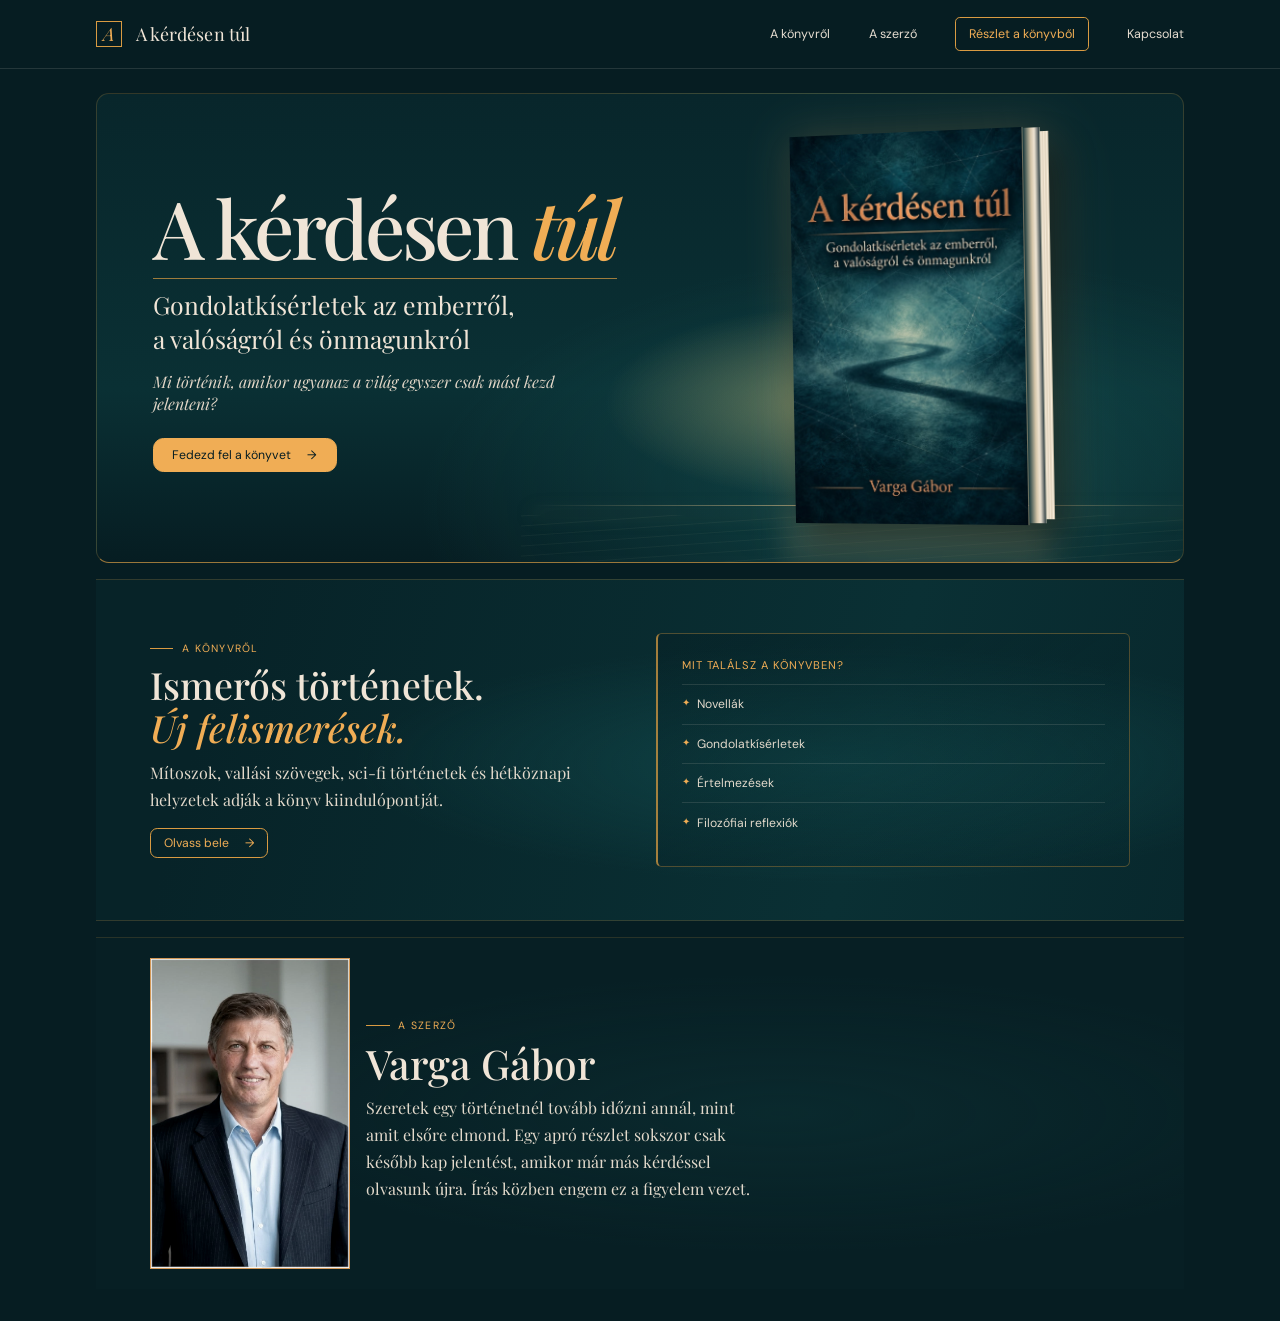
<file: index.html>
<!DOCTYPE html>
<html lang="hu">
  <head>
    <meta charset="UTF-8" />
    <meta name="viewport" content="width=device-width, initial-scale=1.0" />
    <meta
      name="description"
      content="A kérdésen túl – Varga Gábor gondolatkísérletei az emberről, a valóságról és önmagunkról."
    />
    <meta name="theme-color" content="#062126" />
    <title>A kérdésen túl – Varga Gábor</title>
    <link rel="stylesheet" href="styles.css" />
    <script src="app.js" defer></script>
  </head>
  <body class="home-page">
    <header class="site-header">
      <div class="site-header-inner">
        <a class="wordmark" href="#kezdo" aria-label="A kérdésen túl – kezdőlap">
          <span class="wordmark-mark" aria-hidden="true">A</span>
          <span>A kérdésen túl</span>
        </a>
        <button
          class="menu-toggle"
          type="button"
          aria-expanded="false"
          aria-controls="primary-navigation"
          aria-label="Navigáció megnyitása"
        >
          <span></span>
          <span></span>
        </button>
        <nav class="navigation" id="primary-navigation" aria-label="Fő navigáció">
          <a href="#konyv">A könyvről</a>
          <a href="#szerzo">A szerző</a>
          <a class="nav-cta" href="reszlet.html">Részlet a könyvből</a>
          <a href="kapcsolat.html">Kapcsolat</a>
        </nav>
      </div>
    </header>

    <main>
      <section class="hero" id="kezdo" aria-labelledby="hero-title">
        <div class="hero-copy">
          <h1 id="hero-title">A kérdésen <em>túl</em></h1>
          <p class="hero-subtitle">
            Gondolatkísérletek az emberről,<br />
            a valóságról és önmagunkról
          </p>
          <p class="hero-question">
            Mi történik, amikor ugyanaz a világ egyszer csak mást kezd jelenteni?
          </p>
          <a class="button" href="#konyv">
            Fedezd fel a könyvet <span aria-hidden="true">→</span>
          </a>
        </div>
        <div class="hero-art" aria-label="A kérdésen túl című könyv">
          <div class="book-mockup">
            <span class="book-pages" aria-hidden="true"></span>
            <img
              class="book-cover"
              src="images/borito.png"
              alt="A kérdésen túl könyv borítója, Varga Gábor nevével"
              fetchpriority="high"
            />
            <span class="book-spine" aria-hidden="true"></span>
          </div>
        </div>
      </section>

      <section class="book-section" id="konyv" aria-labelledby="book-title">
        <div class="section-inner">
          <div class="section-copy">
            <p class="eyebrow"><span></span> A könyvről</p>
            <h2 id="book-title">Ismerős történetek.<br /><em>Új felismerések.</em></h2>
            <p>
              Mítoszok, vallási szövegek, sci-fi történetek és hétköznapi
              helyzetek adják a könyv kiindulópontját.
            </p>
            <a class="button" href="reszlet.html">
              Olvass bele <span aria-hidden="true">→</span>
            </a>
          </div>
          <aside class="book-art" aria-labelledby="book-highlights-title">
            <h3 class="book-highlights-title" id="book-highlights-title">
              Mit találsz a könyvben?
            </h3>
            <ul class="book-highlights" aria-label="A könyv tartalmi elemei">
              <li>Novellák</li>
              <li>Gondolatkísérletek</li>
              <li>Értelmezések</li>
              <li>Filozófiai reflexiók</li>
            </ul>
          </aside>
        </div>
      </section>

      <section class="author-section" id="szerzo" aria-labelledby="author-title">
        <div class="author-inner">
          <img
            class="author-photo"
            src="images/fenykep.png"
            alt="Varga Gábor szerző portréja"
            width="697"
            height="1088"
            loading="lazy"
          />
          <div class="author-copy">
            <p class="eyebrow"><span></span> A szerző</p>
            <h2 id="author-title">Varga Gábor</h2>
            <p>
              Szeretek egy történetnél tovább időzni annál, mint amit elsőre
              elmond. Egy apró részlet sokszor csak később kap jelentést, amikor
              már más kérdéssel olvasunk újra. Írás közben engem ez a figyelem
              vezet.
            </p>
          </div>
        </div>
      </section>
    </main>
  </body>
</html>
</file>
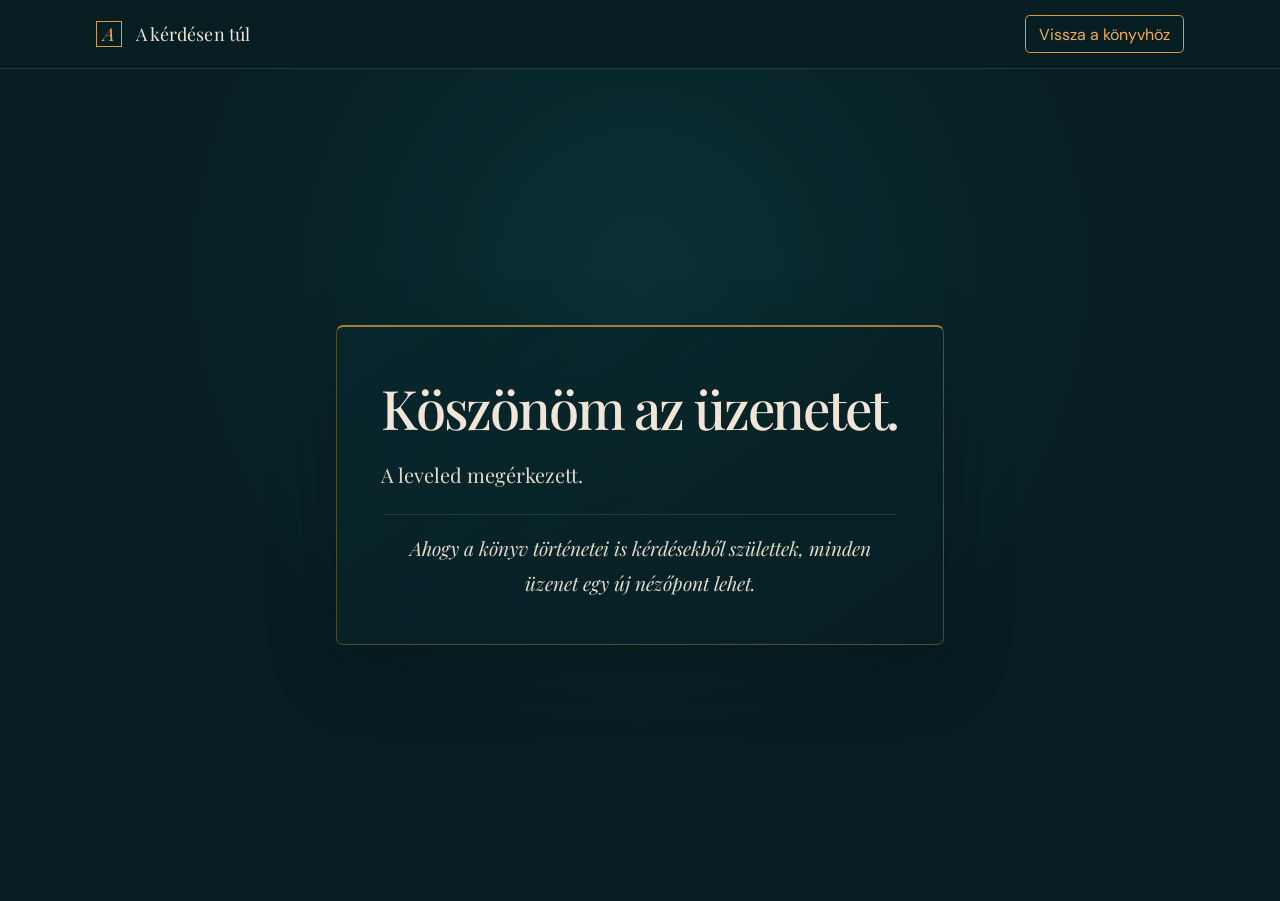
<file: kapcsolat-koszonjuk.html>
<!DOCTYPE html>
<html lang="hu">
  <head>
    <meta charset="UTF-8" />
    <meta name="viewport" content="width=device-width, initial-scale=1.0" />
    <meta name="theme-color" content="#062126" />
    <title>Köszönöm az üzenetet – A kérdésen túl</title>
    <link rel="stylesheet" href="styles.css" />
  </head>
  <body>
    <header class="site-header">
      <div class="site-header-inner">
        <a
          class="wordmark"
          href="index.html#kezdo"
          aria-label="A kérdésen túl – kezdőlap"
        >
          <span class="wordmark-mark" aria-hidden="true">A</span>
          <span>A kérdésen túl</span>
        </a>
        <a class="nav-cta" href="index.html">Vissza a könyvhöz</a>
      </div>
    </header>

    <main class="contact-page">
      <section class="contact-card thank-you-card" aria-labelledby="thanks-title">
        <h1 id="thanks-title">Köszönöm az üzenetet.</h1>
        <p class="contact-intro">
          A leveled megérkezett.
        </p>
        <p class="contact-closing">
          Ahogy a könyv történetei is kérdésekből születtek, minden üzenet egy új
          nézőpont lehet.
        </p>
      </section>
    </main>
  </body>
</html>
</file>
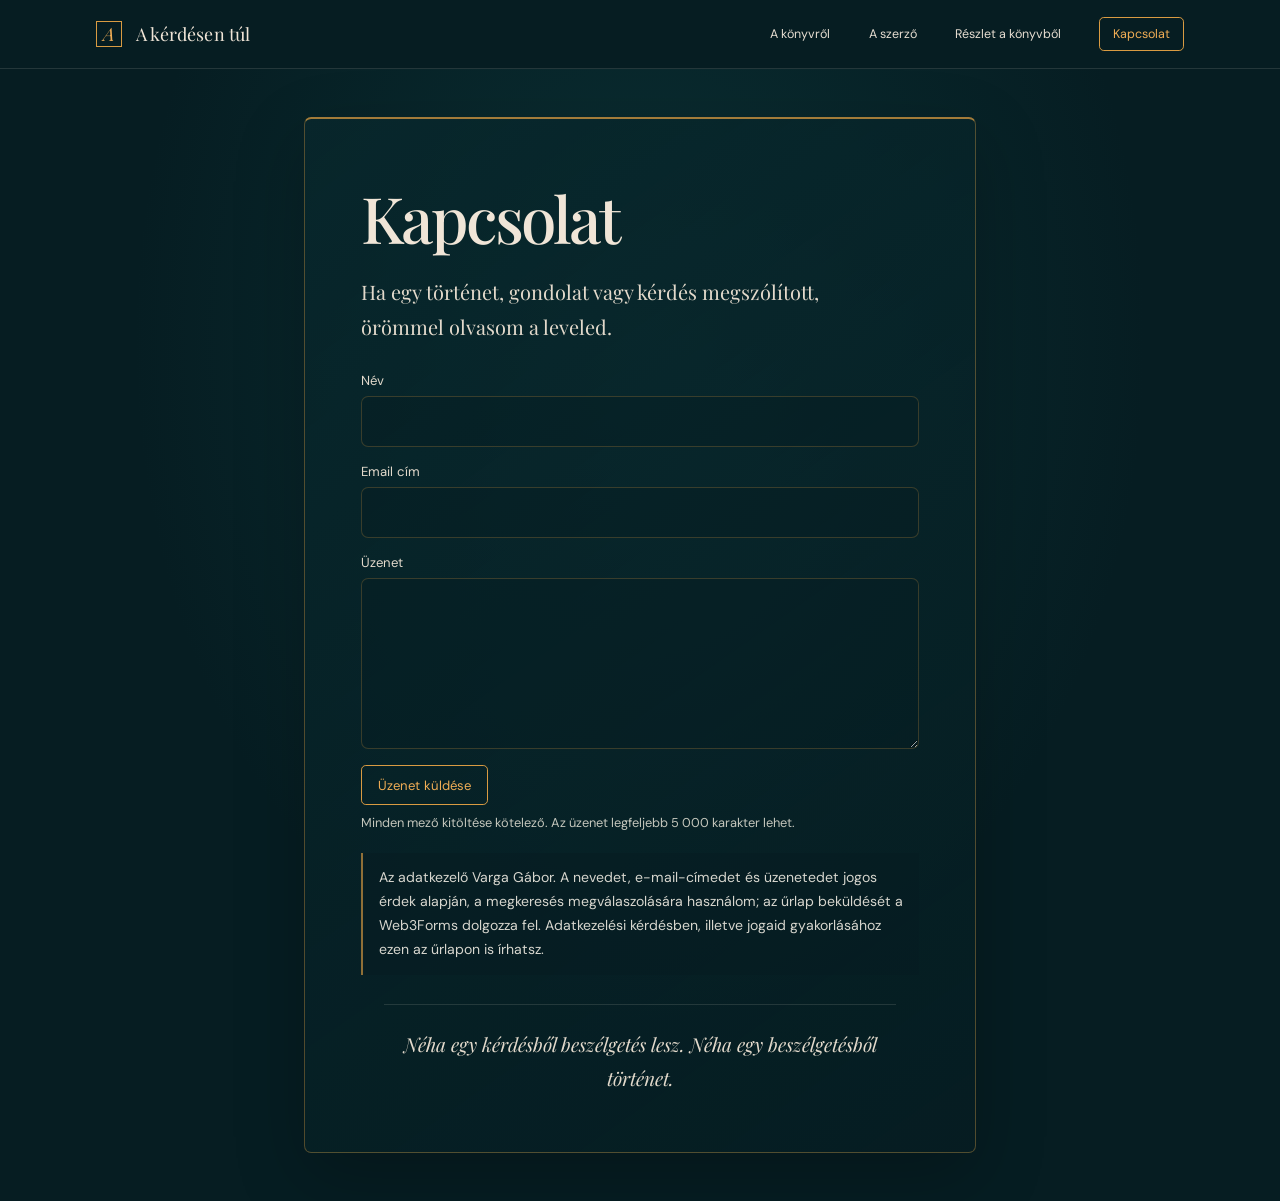
<file: kapcsolat.html>
<!DOCTYPE html>
<html lang="hu">
  <head>
    <meta charset="UTF-8" />
    <meta name="viewport" content="width=device-width, initial-scale=1.0" />
    <meta
      name="description"
      content="Kapcsolat Varga Gáborral, A kérdésen túl szerzőjével."
    />
    <meta name="theme-color" content="#062126" />
    <title>Kapcsolat – A kérdésen túl</title>
    <link rel="stylesheet" href="styles.css" />
    <script src="app.js" defer></script>
  </head>
  <body>
    <header class="site-header">
      <div class="site-header-inner">
        <a
          class="wordmark"
          href="index.html#kezdo"
          aria-label="A kérdésen túl – kezdőlap"
        >
          <span class="wordmark-mark" aria-hidden="true">A</span>
          <span>A kérdésen túl</span>
        </a>
        <button
          class="menu-toggle"
          type="button"
          aria-expanded="false"
          aria-controls="primary-navigation"
          aria-label="Navigáció megnyitása"
        >
          <span></span>
          <span></span>
        </button>
        <nav class="navigation" id="primary-navigation" aria-label="Fő navigáció">
          <a href="index.html#konyv">A könyvről</a>
          <a href="index.html#szerzo">A szerző</a>
          <a href="reszlet.html">Részlet a könyvből</a>
          <a class="nav-cta" href="kapcsolat.html" aria-current="page">Kapcsolat</a>
        </nav>
      </div>
    </header>

    <main class="contact-page">
      <section class="contact-card" aria-labelledby="contact-title">
        <h1 id="contact-title">Kapcsolat</h1>
        <p class="contact-intro">
          Ha egy történet, gondolat vagy kérdés megszólított, örömmel olvasom a
          leveled.
        </p>

        <form
          class="contact-form"
          method="POST"
          action="https://api.web3forms.com/submit"
        >
          <input
            type="hidden"
            name="access_key"
            value="7c162796-d454-43b9-b7ea-c2bcc5933e63"
          />
          <input
            type="hidden"
            name="redirect"
            value="https://zenace-prog.github.io/a-kerdesen-tul/kapcsolat-koszonjuk.html"
          />
          <input type="hidden" name="subject" value="Új üzenet – A kérdésen túl" />
          <input type="hidden" name="from_name" value="A kérdésen túl weboldal" />
          <!-- A Web3Forms ezt a rejtett mezőt használja a kéretlen beküldések szűrésére. -->
          <div class="visually-hidden" aria-hidden="true">
            <label>
              Ezt a mezőt hagyd üresen:
              <input name="botcheck" tabindex="-1" autocomplete="off" />
            </label>
          </div>
          <div class="form-field">
            <label for="contact-name">Név</label>
            <input
              id="contact-name"
              name="name"
              type="text"
              autocomplete="name"
              maxlength="100"
              required
            />
          </div>
          <div class="form-field">
            <label for="contact-sender-email">Email cím</label>
            <input
              id="contact-sender-email"
              name="email"
              type="email"
              autocomplete="email"
              maxlength="254"
              required
            />
          </div>
          <div class="form-field">
            <label for="contact-message">Üzenet</label>
            <textarea
              id="contact-message"
              name="message"
              rows="6"
              maxlength="5000"
              required
            ></textarea>
          </div>
          <button class="contact-submit" type="submit">Üzenet küldése</button>
          <p class="form-note">
            Minden mező kitöltése kötelező. Az üzenet legfeljebb 5 000 karakter
            lehet.
          </p>
          <p class="form-note form-note-privacy">
            Az adatkezelő Varga Gábor. A nevedet, e-mail-címedet és üzenetedet
            jogos érdek alapján, a megkeresés megválaszolására használom; az
            űrlap beküldését a Web3Forms dolgozza fel. Adatkezelési kérdésben,
            illetve jogaid gyakorlásához ezen az űrlapon is írhatsz.
          </p>
        </form>

        <p class="contact-closing">
          Néha egy kérdésből beszélgetés lesz. Néha egy beszélgetésből történet.
        </p>
      </section>
    </main>
  </body>
</html>
</file>
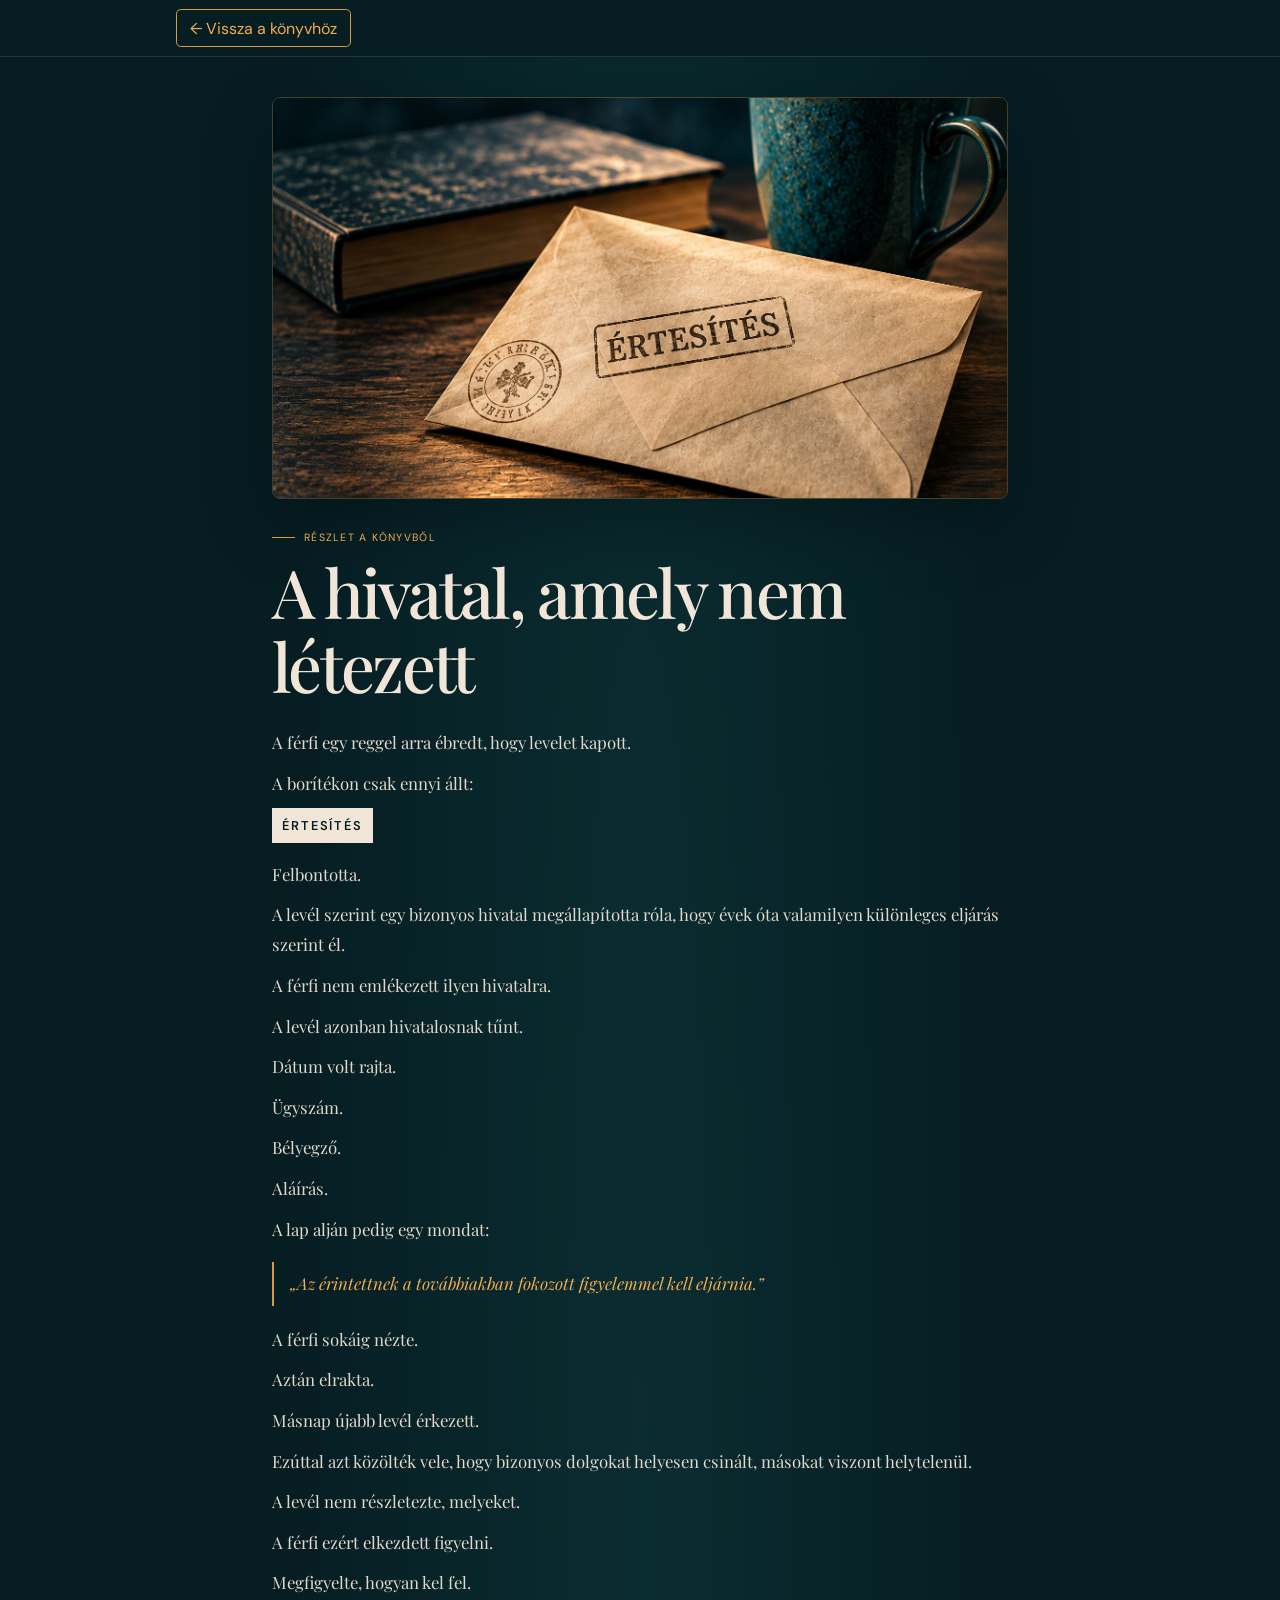
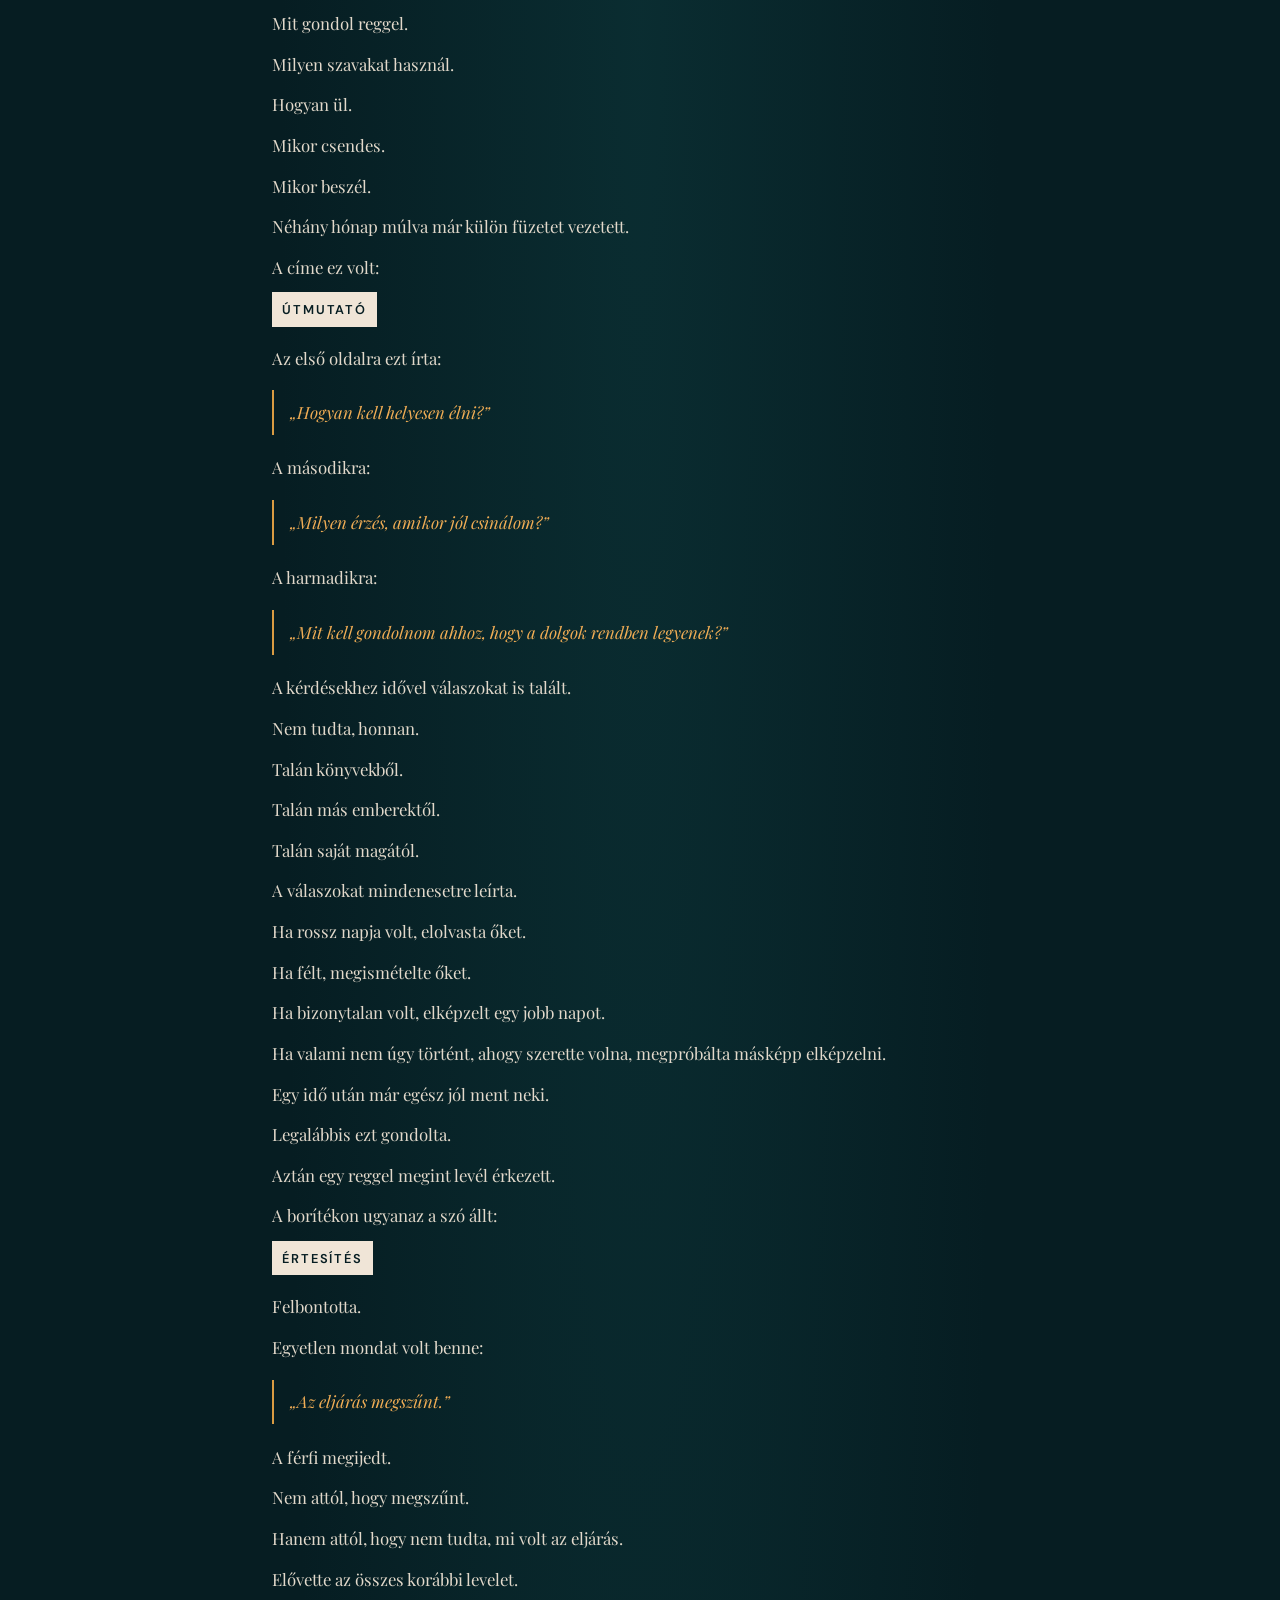
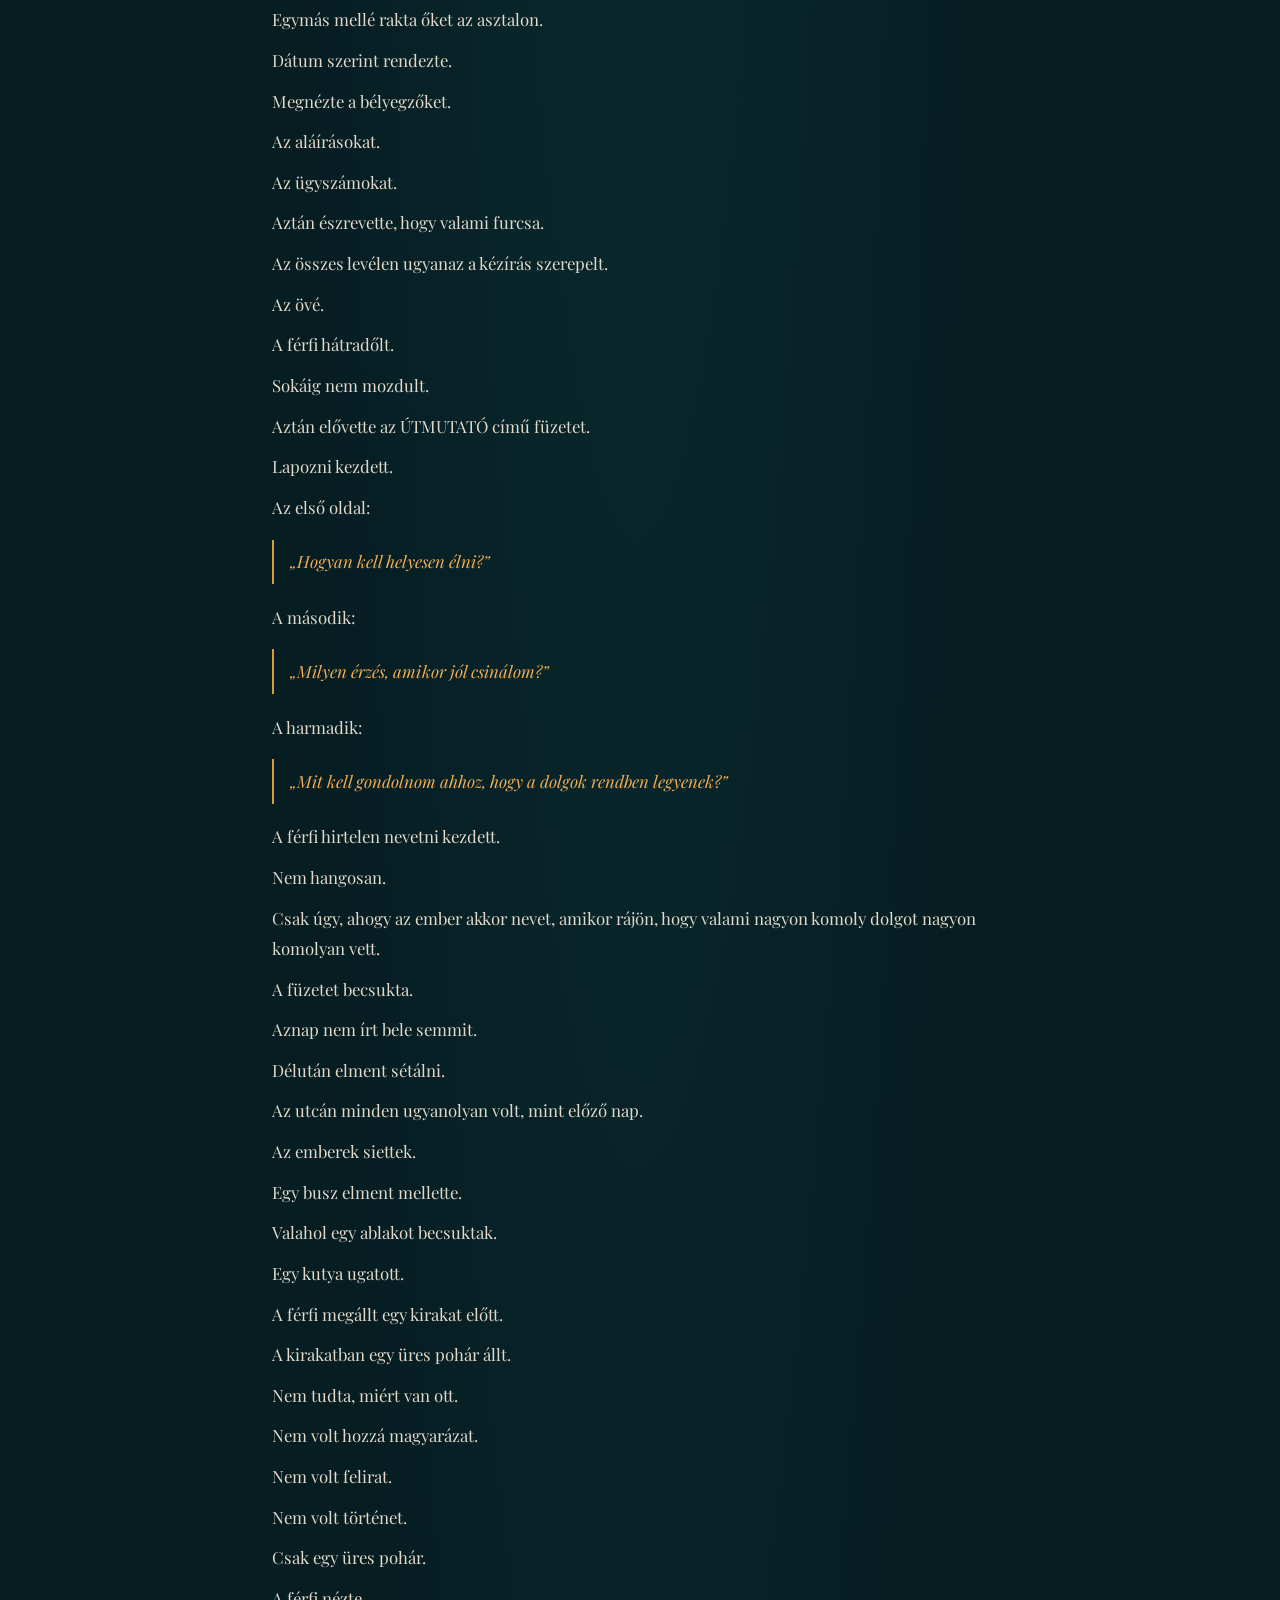
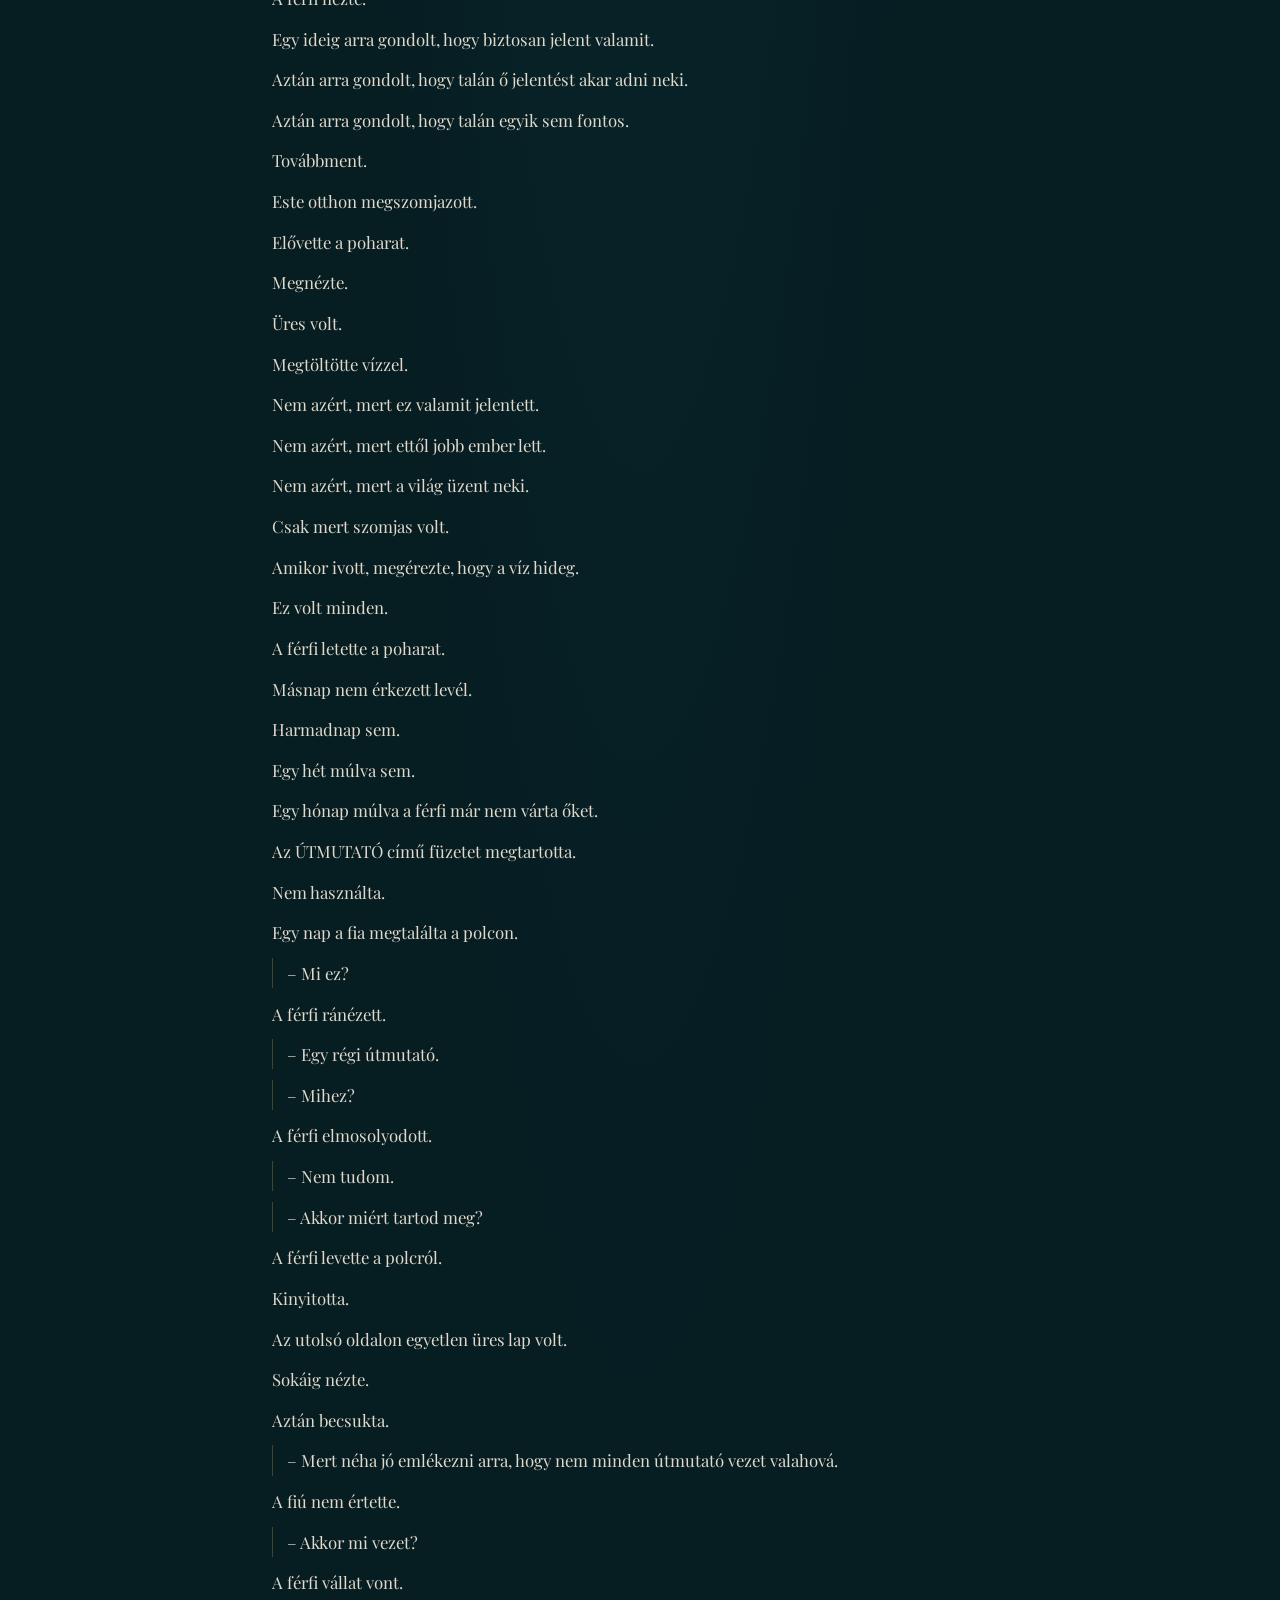
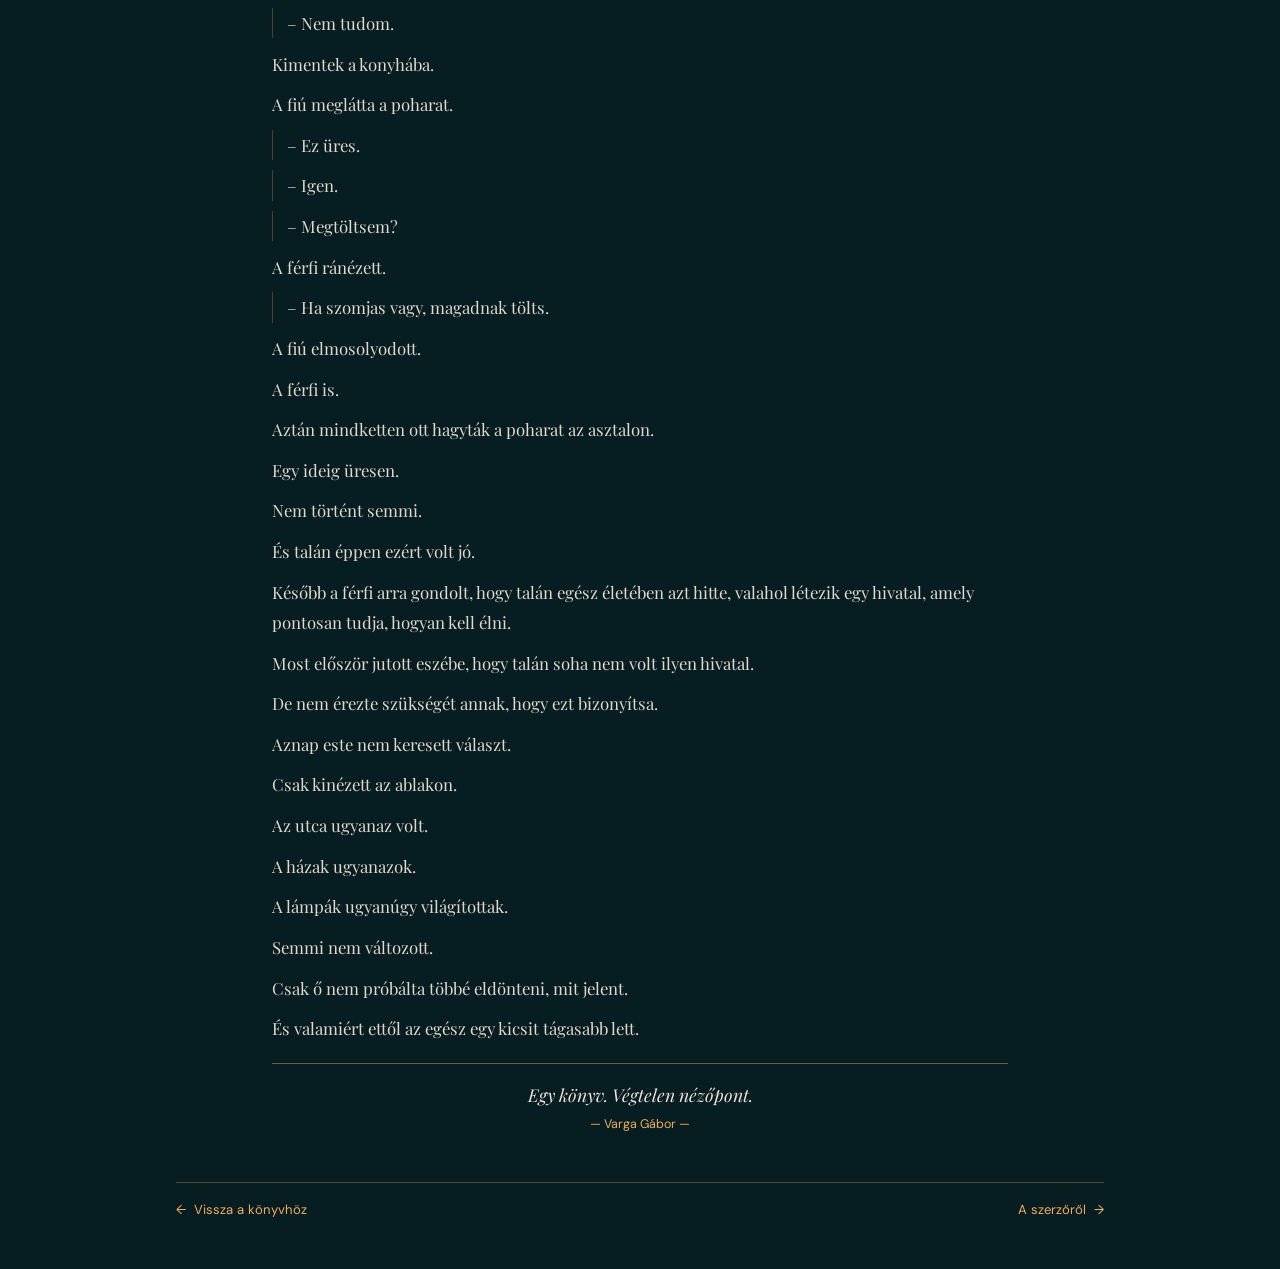
<file: reszlet.html>
<!DOCTYPE html>
<html lang="hu">
  <head>
    <meta charset="UTF-8" />
    <meta name="viewport" content="width=device-width, initial-scale=1.0" />
    <meta
      name="description"
      content="Olvasson bele Varga Gábor A kérdésen túl című könyvébe: A hivatal, amely nem létezett."
    />
    <meta name="theme-color" content="#062126" />
    <title>A hivatal, amely nem l&#233;tezett – A kérdésen túl</title>
    <link rel="stylesheet" href="styles.css" />
  </head>
  <body>
    <header class="site-header excerpt-header">
      <div class="site-header-inner">
        <a class="nav-cta" href="index.html#konyv">
          <span aria-hidden="true">←</span> Vissza a könyvhöz
        </a>
      </div>
    </header>

    <main class="excerpt-page full-story-page">
      <article class="full-story" aria-labelledby="excerpt-title">
        <figure class="story-image">
          <img
            src="reszlet/images/hivatal.png"
            alt="Értesítést tartalmazó boríték egy lezárt könyv és egy csésze mellett"
          />
        </figure>
        <p class="eyebrow"><span></span> Részlet a könyvből</p>
        <h1 id="excerpt-title">A hivatal, amely nem l&#233;tezett</h1>
        <div class="story-copy">
          <p>A f&#233;rfi egy reggel arra &#233;bredt, hogy levelet kapott.</p>
          <p>A bor&#237;t&#233;kon csak ennyi &#225;llt:</p>
          <p class="story-insert">&#201;RTES&#205;T&#201;S</p>
          <p>Felbontotta.</p>
          <p>A lev&#233;l szerint egy bizonyos hivatal meg&#225;llap&#237;totta r&#243;la, hogy &#233;vek &#243;ta valamilyen k&#252;l&#246;nleges elj&#225;r&#225;s szerint &#233;l.</p>
          <p>A f&#233;rfi nem eml&#233;kezett ilyen hivatalra.</p>
          <p>A lev&#233;l azonban hivatalosnak tűnt.</p>
          <p>D&#225;tum volt rajta.</p>
          <p>&#220;gysz&#225;m.</p>
          <p>B&#233;lyegző.</p>
          <p>Al&#225;&#237;r&#225;s.</p>
          <p>A lap alj&#225;n pedig egy mondat:</p>
          <blockquote>„Az &#233;rintettnek a tov&#225;bbiakban fokozott figyelemmel kell elj&#225;rnia.”</blockquote>
          <p>A f&#233;rfi sok&#225;ig n&#233;zte.</p>
          <p>Azt&#225;n elrakta.</p>
          <p>M&#225;snap &#250;jabb lev&#233;l &#233;rkezett.</p>
          <p>Ez&#250;ttal azt k&#246;z&#246;lt&#233;k vele, hogy bizonyos dolgokat helyesen csin&#225;lt, m&#225;sokat viszont helytelen&#252;l.</p>
          <p>A lev&#233;l nem r&#233;szletezte, melyeket.</p>
          <p>A f&#233;rfi ez&#233;rt elkezdett figyelni.</p>
          <p>Megfigyelte, hogyan kel fel.</p>
          <p>Mit gondol reggel.</p>
          <p>Milyen szavakat haszn&#225;l.</p>
          <p>Hogyan &#252;l.</p>
          <p>Mikor csendes.</p>
          <p>Mikor besz&#233;l.</p>
          <p>N&#233;h&#225;ny h&#243;nap m&#250;lva m&#225;r k&#252;l&#246;n f&#252;zetet vezetett.</p>
          <p>A c&#237;me ez volt:</p>
          <p class="story-insert">&#218;TMUTAT&#211;</p>
          <p>Az első oldalra ezt &#237;rta:</p>
          <blockquote>„Hogyan kell helyesen &#233;lni?”</blockquote>
          <p>A m&#225;sodikra:</p>
          <blockquote>„Milyen &#233;rz&#233;s, amikor j&#243;l csin&#225;lom?”</blockquote>
          <p>A harmadikra:</p>
          <blockquote>„Mit kell gondolnom ahhoz, hogy a dolgok rendben legyenek?”</blockquote>
          <p>A k&#233;rd&#233;sekhez idővel v&#225;laszokat is tal&#225;lt.</p>
          <p>Nem tudta, honnan.</p>
          <p>Tal&#225;n k&#246;nyvekből.</p>
          <p>Tal&#225;n m&#225;s emberektől.</p>
          <p>Tal&#225;n saj&#225;t mag&#225;t&#243;l.</p>
          <p>A v&#225;laszokat mindenesetre le&#237;rta.</p>
          <p>Ha rossz napja volt, elolvasta őket.</p>
          <p>Ha f&#233;lt, megism&#233;telte őket.</p>
          <p>Ha bizonytalan volt, elk&#233;pzelt egy jobb napot.</p>
          <p>Ha valami nem &#250;gy t&#246;rt&#233;nt, ahogy szerette volna, megpr&#243;b&#225;lta m&#225;sk&#233;pp elk&#233;pzelni.</p>
          <p>Egy idő ut&#225;n m&#225;r eg&#233;sz j&#243;l ment neki.</p>
          <p>Legal&#225;bbis ezt gondolta.</p>
          <p>Azt&#225;n egy reggel megint lev&#233;l &#233;rkezett.</p>
          <p>A bor&#237;t&#233;kon ugyanaz a sz&#243; &#225;llt:</p>
          <p class="story-insert">&#201;RTES&#205;T&#201;S</p>
          <p>Felbontotta.</p>
          <p>Egyetlen mondat volt benne:</p>
          <blockquote>„Az elj&#225;r&#225;s megszűnt.”</blockquote>
          <p>A f&#233;rfi megijedt.</p>
          <p>Nem att&#243;l, hogy megszűnt.</p>
          <p>Hanem att&#243;l, hogy nem tudta, mi volt az elj&#225;r&#225;s.</p>
          <p>Elővette az &#246;sszes kor&#225;bbi levelet.</p>
          <p>Egym&#225;s mell&#233; rakta őket az asztalon.</p>
          <p>D&#225;tum szerint rendezte.</p>
          <p>Megn&#233;zte a b&#233;lyegzőket.</p>
          <p>Az al&#225;&#237;r&#225;sokat.</p>
          <p>Az &#252;gysz&#225;mokat.</p>
          <p>Azt&#225;n &#233;szrevette, hogy valami furcsa.</p>
          <p>Az &#246;sszes lev&#233;len ugyanaz a k&#233;z&#237;r&#225;s szerepelt.</p>
          <p>Az &#246;v&#233;.</p>
          <p>A f&#233;rfi h&#225;tradőlt.</p>
          <p>Sok&#225;ig nem mozdult.</p>
          <p>Azt&#225;n elővette az &#218;TMUTAT&#211; c&#237;mű f&#252;zetet.</p>
          <p>Lapozni kezdett.</p>
          <p>Az első oldal:</p>
          <blockquote>„Hogyan kell helyesen &#233;lni?”</blockquote>
          <p>A m&#225;sodik:</p>
          <blockquote>„Milyen &#233;rz&#233;s, amikor j&#243;l csin&#225;lom?”</blockquote>
          <p>A harmadik:</p>
          <blockquote>„Mit kell gondolnom ahhoz, hogy a dolgok rendben legyenek?”</blockquote>
          <p>A f&#233;rfi hirtelen nevetni kezdett.</p>
          <p>Nem hangosan.</p>
          <p>Csak &#250;gy, ahogy az ember akkor nevet, amikor r&#225;j&#246;n, hogy valami nagyon komoly dolgot nagyon komolyan vett.</p>
          <p>A f&#252;zetet becsukta.</p>
          <p>Aznap nem &#237;rt bele semmit.</p>
          <p>D&#233;lut&#225;n elment s&#233;t&#225;lni.</p>
          <p>Az utc&#225;n minden ugyanolyan volt, mint előző nap.</p>
          <p>Az emberek siettek.</p>
          <p>Egy busz elment mellette.</p>
          <p>Valahol egy ablakot becsuktak.</p>
          <p>Egy kutya ugatott.</p>
          <p>A f&#233;rfi meg&#225;llt egy kirakat előtt.</p>
          <p>A kirakatban egy &#252;res poh&#225;r &#225;llt.</p>
          <p>Nem tudta, mi&#233;rt van ott.</p>
          <p>Nem volt hozz&#225; magyar&#225;zat.</p>
          <p>Nem volt felirat.</p>
          <p>Nem volt t&#246;rt&#233;net.</p>
          <p>Csak egy &#252;res poh&#225;r.</p>
          <p>A f&#233;rfi n&#233;zte.</p>
          <p>Egy ideig arra gondolt, hogy biztosan jelent valamit.</p>
          <p>Azt&#225;n arra gondolt, hogy tal&#225;n ő jelent&#233;st akar adni neki.</p>
          <p>Azt&#225;n arra gondolt, hogy tal&#225;n egyik sem fontos.</p>
          <p>Tov&#225;bbment.</p>
          <p>Este otthon megszomjazott.</p>
          <p>Elővette a poharat.</p>
          <p>Megn&#233;zte.</p>
          <p>&#220;res volt.</p>
          <p>Megt&#246;lt&#246;tte v&#237;zzel.</p>
          <p>Nem az&#233;rt, mert ez valamit jelentett.</p>
          <p>Nem az&#233;rt, mert ettől jobb ember lett.</p>
          <p>Nem az&#233;rt, mert a vil&#225;g &#252;zent neki.</p>
          <p>Csak mert szomjas volt.</p>
          <p>Amikor ivott, meg&#233;rezte, hogy a v&#237;z hideg.</p>
          <p>Ez volt minden.</p>
          <p>A f&#233;rfi letette a poharat.</p>
          <p>M&#225;snap nem &#233;rkezett lev&#233;l.</p>
          <p>Harmadnap sem.</p>
          <p>Egy h&#233;t m&#250;lva sem.</p>
          <p>Egy h&#243;nap m&#250;lva a f&#233;rfi m&#225;r nem v&#225;rta őket.</p>
          <p>Az &#218;TMUTAT&#211; c&#237;mű f&#252;zetet megtartotta.</p>
          <p>Nem haszn&#225;lta.</p>
          <p>Egy nap a fia megtal&#225;lta a polcon.</p>
          <p class="story-dialogue">– Mi ez?</p>
          <p>A f&#233;rfi r&#225;n&#233;zett.</p>
          <p class="story-dialogue">– Egy r&#233;gi &#250;tmutat&#243;.</p>
          <p class="story-dialogue">– Mihez?</p>
          <p>A f&#233;rfi elmosolyodott.</p>
          <p class="story-dialogue">– Nem tudom.</p>
          <p class="story-dialogue">– Akkor mi&#233;rt tartod meg?</p>
          <p>A f&#233;rfi levette a polcr&#243;l.</p>
          <p>Kinyitotta.</p>
          <p>Az utols&#243; oldalon egyetlen &#252;res lap volt.</p>
          <p>Sok&#225;ig n&#233;zte.</p>
          <p>Azt&#225;n becsukta.</p>
          <p class="story-dialogue">– Mert n&#233;ha j&#243; eml&#233;kezni arra, hogy nem minden &#250;tmutat&#243; vezet valahov&#225;.</p>
          <p>A fi&#250; nem &#233;rtette.</p>
          <p class="story-dialogue">– Akkor mi vezet?</p>
          <p>A f&#233;rfi v&#225;llat vont.</p>
          <p class="story-dialogue">– Nem tudom.</p>
          <p>Kimentek a konyh&#225;ba.</p>
          <p>A fi&#250; megl&#225;tta a poharat.</p>
          <p class="story-dialogue">– Ez &#252;res.</p>
          <p class="story-dialogue">– Igen.</p>
          <p class="story-dialogue">– Megt&#246;ltsem?</p>
          <p>A f&#233;rfi r&#225;n&#233;zett.</p>
          <p class="story-dialogue">– Ha szomjas vagy, magadnak t&#246;lts.</p>
          <p>A fi&#250; elmosolyodott.</p>
          <p>A f&#233;rfi is.</p>
          <p>Azt&#225;n mindketten ott hagyt&#225;k a poharat az asztalon.</p>
          <p>Egy ideig &#252;resen.</p>
          <p>Nem t&#246;rt&#233;nt semmi.</p>
          <p>&#201;s tal&#225;n &#233;ppen ez&#233;rt volt j&#243;.</p>
          <p>K&#233;sőbb a f&#233;rfi arra gondolt, hogy tal&#225;n eg&#233;sz &#233;let&#233;ben azt hitte, valahol l&#233;tezik egy hivatal, amely pontosan tudja, hogyan kell &#233;lni.</p>
          <p>Most elősz&#246;r jutott esz&#233;be, hogy tal&#225;n soha nem volt ilyen hivatal.</p>
          <p>De nem &#233;rezte sz&#252;ks&#233;g&#233;t annak, hogy ezt bizony&#237;tsa.</p>
          <p>Aznap este nem keresett v&#225;laszt.</p>
          <p>Csak kin&#233;zett az ablakon.</p>
          <p>Az utca ugyanaz volt.</p>
          <p>A h&#225;zak ugyanazok.</p>
          <p>A l&#225;mp&#225;k ugyan&#250;gy vil&#225;g&#237;tottak.</p>
          <p>Semmi nem v&#225;ltozott.</p>
          <p>Csak ő nem pr&#243;b&#225;lta t&#246;bb&#233; eld&#246;nteni, mit jelent.</p>
          <p>&#201;s valami&#233;rt ettől az eg&#233;sz egy kicsit t&#225;gasabb lett.</p>
        </div>
        <footer class="excerpt-footer">
          <p>Egy könyv. Végtelen nézőpont.</p>
          <cite>— Varga Gábor —</cite>
        </footer>
      </article>

      <nav class="excerpt-navigation" aria-label="További navigáció">
        <a class="excerpt-nav-link" href="index.html#konyv">
          <span aria-hidden="true">←</span> Vissza a könyvhöz
        </a>
        <a class="excerpt-nav-link" href="index.html#szerzo">
          A szerzőről <span aria-hidden="true">→</span>
        </a>
      </nav>
    </main>
  </body>
</html>
</file>
<file: styles.css>
@import url("https://fonts.googleapis.com/css2?family=DM+Sans:wght@400;500;600&family=Playfair+Display:ital,wght@0,500;0,600;1,500;1,600&display=swap");

:root {
  color-scheme: dark;
  --night: #061d22;
  --deep-teal: #08272c;
  --teal: #0c373b;
  --paper: #f0e5d7;
  --muted: #c4c6bc;
  --gold: #d99b42;
  --gold-light: #f0ad55;
  --page-gutter: 1rem;
  --content-width: 68rem;
  --reading-width: 58rem;
  --serif: "Playfair Display", Georgia, serif;
  --sans: "DM Sans", Arial, sans-serif;
}

* {
  box-sizing: border-box;
}

html {
  scroll-behavior: smooth;
  scroll-padding-top: 5rem;
}

body {
  margin: 0;
  background: var(--night);
  color: var(--paper);
  font-family: var(--serif);
  -webkit-font-smoothing: antialiased;
}

.home-page > main {
  display: grid;
  gap: 1rem;
  width: min(calc(100% - 2 * var(--page-gutter)), var(--content-width));
  margin-inline: auto;
  padding: 1.5rem 0 2rem;
}

a {
  color: inherit;
  text-decoration: none;
  -webkit-tap-highlight-color: transparent;
}

a:focus-visible,
button:focus-visible {
  outline: 2px solid var(--gold-light);
  outline-offset: 4px;
}

.site-header {
  position: relative;
  z-index: 3;
  border-bottom: 1px solid rgba(240, 229, 215, 0.13);
  background: #061d22;
}

.site-header-inner {
  display: flex;
  width: min(calc(100% - 2 * var(--page-gutter)), var(--content-width));
  min-height: 68px;
  align-items: center;
  justify-content: space-between;
  margin-inline: auto;
}

.wordmark {
  display: inline-flex;
  align-items: center;
  gap: 0.85rem;
  font-size: 1.12rem;
  letter-spacing: 0.01em;
}

.wordmark-mark {
  display: grid;
  width: 1.65rem;
  height: 1.65rem;
  place-items: center;
  border: 1px solid var(--gold);
  color: var(--gold-light);
  font-size: 1.15rem;
  font-style: italic;
  line-height: 1;
}

.navigation {
  display: flex;
  align-items: center;
  gap: clamp(1.25rem, 3vw, 2.5rem);
  color: #e6ddd1;
  font-family: var(--sans);
  font-size: 0.78rem;
}

.navigation a:not(.nav-cta) {
  transition: color 180ms ease;
}

.navigation a:not(.nav-cta):hover {
  color: var(--gold-light);
}

.nav-cta {
  padding: 0.48rem 0.8rem;
  border: 1px solid var(--gold);
  border-radius: 0.3rem;
  color: var(--gold-light);
  transition: background-color 180ms ease;
}

.nav-cta,
.eyebrow {
  font-family: var(--sans);
}

.nav-cta:hover,
.button:hover {
  background-color: rgba(217, 155, 66, 0.14);
}

.menu-toggle {
  display: none;
}

.hero {
  position: relative;
  display: grid;
  min-height: 430px;
  grid-template-columns: 1.1fr 0.9fr;
  align-items: center;
  overflow: hidden;
  padding: 1.5rem clamp(1.25rem, 6vw, 3.5rem);
  border: 1px solid rgba(217, 155, 66, 0.22);
  border-radius: 0.8rem;
  border-bottom: 1px solid rgba(217, 155, 66, 0.7);
  background:
    radial-gradient(ellipse at 68% 66%, rgba(162, 162, 112, 0.62), transparent 22%),
    radial-gradient(ellipse at 76% 88%, rgba(31, 115, 113, 0.42), transparent 43%),
    linear-gradient(180deg, #08262b 0%, #0a3034 63%, #061d22 100%);
}

.hero::before {
  position: absolute;
  right: -3%;
  bottom: 12%;
  left: 40%;
  height: 1px;
  background: linear-gradient(90deg, transparent, rgba(237, 199, 139, 0.7), transparent);
  box-shadow:
    0 8px 18px rgba(238, 195, 128, 0.5),
    0 27px 38px rgba(40, 133, 129, 0.25);
  content: "";
}

.hero::after {
  position: absolute;
  right: -5%;
  bottom: -44%;
  left: 39%;
  height: 54%;
  background: repeating-linear-gradient(
    176deg,
    transparent 0,
    rgba(197, 197, 159, 0.08) 1px,
    transparent 2px,
    transparent 10px
  );
  mask-image: linear-gradient(to bottom, rgba(0, 0, 0, 0.8), transparent);
  content: "";
}

.hero-copy,
.hero-art {
  position: relative;
  z-index: 1;
}

.hero-copy {
  padding: 0 0 0.2rem;
}

.hero h1 {
  display: inline-block;
  margin: 0 0 0.55rem;
  padding-bottom: 0.28rem;
  border-bottom: 1px solid rgba(217, 155, 66, 0.72);
  font-size: clamp(3rem, 6.5vw, 5rem);
  font-weight: 500;
  letter-spacing: -0.045em;
  line-height: 1.16;
}

h1 em,
h2 em {
  color: var(--gold-light);
  font-weight: 500;
}

.hero-subtitle {
  margin: 0 0 0.85rem;
  font-size: clamp(1.15rem, 2.25vw, 1.55rem);
  line-height: 1.4;
}

.hero-question {
  max-width: 28rem;
  margin: 0 0 1.4rem;
  color: #e0d5c6;
  font-size: 1rem;
  font-style: italic;
  line-height: 1.4;
}

.button {
  display: inline-flex;
  min-height: 2.15rem;
  align-items: center;
  justify-content: center;
  gap: 1rem;
  padding: 0.42rem 1.15rem;
  border: 1px solid var(--gold);
  border-radius: 0.65rem;
  color: var(--gold-light);
  font-family: var(--sans);
  font-size: 0.77rem;
  transition: background-color 180ms ease, color 180ms ease;
}

.hero .button {
  border-color: var(--gold-light);
  background-color: var(--gold-light);
  color: var(--night);
}

.hero .button:hover {
  border-color: var(--paper);
  background-color: var(--paper);
  color: var(--night);
}

.button:hover {
  color: #ffe0ad;
}

.hero-art {
  display: flex;
  height: 100%;
  align-items: center;
  justify-content: center;
  perspective: 900px;
}

.book-mockup {
  position: relative;
  width: clamp(162px, 24.5vw, 213px);
  aspect-ratio: 0.6;
  transform: rotateY(-7deg) rotateZ(-1deg);
  transform-style: preserve-3d;
  filter:
    drop-shadow(12px 19px 16px rgba(0, 0, 0, 0.42))
    drop-shadow(0 0 22px rgba(255, 200, 120, 0.18));
  transition: transform 300ms ease;
}

.book-mockup::after {
  position: absolute;
  z-index: -1;
  right: -9%;
  bottom: -11%;
  left: -5%;
  height: 12%;
  background: rgba(221, 193, 144, 0.12);
  filter: blur(13px);
  content: "";
}

.book-mockup:hover {
  transform: rotateY(-2deg) rotateZ(0);
}

.book-cover {
  position: relative;
  z-index: 1;
  display: block;
  width: 100%;
  height: 100%;
  border-right: 1px solid rgba(239, 218, 183, 0.38);
  object-fit: cover;
  transform: translateZ(8px);
}

.book-spine {
  position: absolute;
  top: 0.3%;
  right: -8%;
  width: 8%;
  height: 99.3%;
  border-right: 1px solid rgba(255, 239, 210, 0.48);
  background: linear-gradient(90deg, #16363a, #d6c6a9 48%, #f0e5d4 70%, #344347);
  transform: rotateY(28deg);
  transform-origin: left center;
}

.book-pages {
  position: absolute;
  top: 1.2%;
  right: -11%;
  width: 10%;
  height: 97.4%;
  background: repeating-linear-gradient(90deg, #e0d4c0, #fff5e3 2px, #bba98c 3px);
  transform: rotateY(25deg);
}

.book-section {
  position: relative;
  min-height: 300px;
  overflow: hidden;
  padding-block: 1.25rem;
  border-block: 1px solid rgba(217, 155, 66, 0.2);
  background:
    radial-gradient(ellipse at 68% 54%, rgba(21, 86, 88, 0.55), transparent 46%),
    linear-gradient(105deg, #072328 12%, #0a3034 70%, #08282d);
}

.section-inner,
.author-inner {
  display: grid;
  width: min(100% - 4rem, 58rem);
  min-height: inherit;
  grid-template-columns: 1fr 1fr;
  align-items: center;
  gap: 2rem;
  margin-inline: auto;
}

.section-copy {
  position: relative;
  z-index: 1;
  padding: 1.5rem 0;
}

.eyebrow {
  display: flex;
  align-items: center;
  gap: 0.55rem;
  margin: 0 0 0.5rem;
  color: var(--gold-light);
  font-size: 0.66rem;
  letter-spacing: 0.12em;
  text-transform: uppercase;
}

.eyebrow span {
  display: inline-block;
  width: 1.45rem;
  height: 1px;
  background: var(--gold);
}

.section-copy h2,
.author-copy h2 {
  margin: 0 0 0.55rem;
  font-size: clamp(1.8rem, 3.6vw, 2.35rem);
  font-weight: 500;
  line-height: 1.16;
}

.section-copy > p:not(.eyebrow),
.author-copy > p:not(.eyebrow) {
  margin: 0 0 0.85rem;
  color: #e2d9cb;
  font-size: 1rem;
  line-height: 1.7;
}

.section-copy .button {
  min-height: 1.9rem;
  margin-top: 0.1rem;
  padding: 0.35rem 0.8rem;
  border-radius: 0.45rem;
  font-size: 0.76rem;
}

.book-art {
  align-self: center;
  padding: 1.5rem;
  border-radius: 0.35rem;
  border: 1px solid rgba(217, 155, 66, 0.35);
  border-left: 2px solid rgba(217, 155, 66, 0.75);
  background: linear-gradient(
    145deg,
    rgba(6, 29, 34, 0.42),
    rgba(8, 39, 44, 0.12)
  );
}

.book-highlights {
  display: grid;
  grid-template-columns: 1fr;
  column-gap: 1rem;
  margin: 0;
  padding: 0;
  color: #e2d9cb;
  font-family: var(--sans);
  font-size: 0.76rem;
  list-style: none;
}

.book-highlights-title {
  margin: 0 0 0.75rem;
  color: var(--gold-light);
  font-family: var(--sans);
  font-size: 0.7rem;
  font-weight: 400;
  letter-spacing: 0.08em;
  text-transform: uppercase;
}

.book-highlights li {
  display: flex;
  align-items: flex-start;
  gap: 0.45rem;
  padding: 0.7rem 0;
  border-top: 1px solid rgba(240, 229, 215, 0.12);
}

.book-highlights li::before {
  color: var(--gold-light);
  content: "✦";
  font-size: 0.65rem;
}

.excerpt-page {
  display: grid;
  width: min(calc(100% - 2 * var(--page-gutter)), var(--reading-width));
  min-height: calc(100svh - 68px);
  justify-items: center;
  align-content: start;
  margin-inline: auto;
  padding: 1rem 0 2rem;
  background:
    radial-gradient(ellipse at 50% 20%, rgba(21, 86, 88, 0.28), transparent 55%),
    var(--night);
}

.excerpt-header .site-header-inner {
  width: min(calc(100% - 2 * var(--page-gutter)), var(--reading-width));
  min-height: 56px;
  justify-content: flex-start;
}

.full-story {
  width: min(100%, 46rem);
  margin-inline: auto;
  padding-block: 1.5rem 2rem;
}

.story-image {
  width: 100%;
  overflow: hidden;
  margin: 0 0 2rem;
  border: 1px solid rgba(217, 155, 66, 0.28);
  border-radius: 0.5rem;
  box-shadow: 0 24px 70px rgba(0, 0, 0, 0.28);
}

.story-image img {
  display: block;
  width: 100%;
  height: clamp(15rem, 34vw, 25rem);
  object-fit: cover;
  object-position: center 57%;
}

.full-story > .eyebrow {
  margin-bottom: 0.7rem;
}

.full-story h1 {
  margin: 0 0 1.5rem;
  font-size: clamp(2.6rem, 5.4vw, 4.2rem);
  font-weight: 500;
  letter-spacing: -0.04em;
  line-height: 1.1;
}

.story-copy {
  color: #e2d9cb;
  font-size: 1.05rem;
  line-height: 1.8;
}

.story-copy p {
  margin: 0 0 0.65rem;
}

.story-copy p.story-insert {
  display: table;
  margin: 0.5rem 0 1rem;
  padding: 0.35rem 0.65rem;
  background: var(--paper);
  color: var(--night);
  font-family: var(--sans);
  font-size: 0.8rem;
  font-weight: 600;
  letter-spacing: 0.14em;
}

.story-copy blockquote {
  margin: 1.1rem 0;
  padding: 0.55rem 0 0.55rem 1rem;
  border-left: 2px solid var(--gold);
  color: var(--gold-light);
  font-style: italic;
  line-height: 1.6;
}

.story-copy p.story-dialogue {
  padding-left: 0.9rem;
  border-left: 1px solid rgba(217, 155, 66, 0.3);
}

.excerpt-footer {
  width: 100%;
  margin-top: 1.25rem;
  padding: 1.15rem 0;
  border-top: 1px solid rgba(217, 155, 66, 0.5);
  text-align: center;
}

.excerpt-footer p {
  margin: 0 0 0.3rem;
  font-size: 1.1rem;
  font-style: italic;
}

.excerpt-footer cite {
  color: var(--gold-light);
  font-family: var(--sans);
  font-size: 0.78rem;
  font-style: normal;
}

.contact-page {
  display: grid;
  min-height: calc(100svh - 68px);
  justify-items: center;
  align-content: center;
  padding: 3rem var(--page-gutter);
  background:
    radial-gradient(ellipse at 50% 24%, rgba(21, 86, 88, 0.32), transparent 56%),
    var(--night);
}

.contact-card {
  width: min(100%, 42rem);
  padding: clamp(1.5rem, 5vw, 3.5rem);
  border: 1px solid rgba(217, 155, 66, 0.36);
  border-top: 2px solid rgba(217, 155, 66, 0.75);
  border-radius: 0.45rem;
  background: linear-gradient(
    145deg,
    rgba(8, 39, 44, 0.84),
    rgba(6, 29, 34, 0.66)
  );
  box-shadow: 0 24px 70px rgba(0, 0, 0, 0.22);
}

.contact-card h1 {
  margin: 0 0 0.85rem;
  font-size: clamp(2.5rem, 7vw, 4rem);
  font-weight: 500;
  letter-spacing: -0.04em;
}

.thank-you-card {
  width: min(100%, 38rem);
  padding: clamp(1.5rem, 4vw, 2.75rem);
}

.thank-you-card h1 {
  font-size: clamp(2.2rem, 5.5vw, 3.4rem);
}

.thank-you-card .contact-closing {
  margin-top: 1.35rem;
  padding-top: 1rem;
}

.contact-intro {
  max-width: 34rem;
  margin: 0;
  color: #e2d9cb;
  font-size: clamp(1.05rem, 2.7vw, 1.25rem);
  line-height: 1.75;
}

.contact-form {
  display: grid;
  gap: 1rem;
  margin-top: 1.8rem;
}

.form-field {
  display: grid;
  gap: 0.4rem;
}

.form-field label {
  color: #e2d9cb;
  font-family: var(--sans);
  font-size: 0.82rem;
}

.form-field input,
.form-field textarea {
  width: 100%;
  padding: 0.8rem 0.9rem;
  border: 1px solid rgba(217, 155, 66, 0.24);
  border-radius: 0.45rem;
  background: rgba(6, 29, 34, 0.42);
  color: var(--paper);
  font: 1rem/1.5 var(--sans);
  transition: border-color 180ms ease, background-color 180ms ease;
}

.form-field input:hover,
.form-field textarea:hover {
  border-color: rgba(217, 155, 66, 0.52);
}

.form-field textarea {
  min-height: 9rem;
  resize: vertical;
}

.form-field input:focus,
.form-field textarea:focus {
  border-color: var(--gold-light);
  background: rgba(6, 29, 34, 0.72);
  outline: 2px solid rgba(240, 173, 85, 0.22);
  outline-offset: 1px;
}

.contact-submit {
  justify-self: start;
  min-height: 2.5rem;
  padding: 0.55rem 1rem;
  border: 1px solid var(--gold);
  border-radius: 0.3rem;
  background: transparent;
  color: var(--gold-light);
  font-family: var(--sans);
  font-size: 0.82rem;
  cursor: pointer;
  transition: background-color 180ms ease, color 180ms ease;
}

.contact-submit:hover {
  background-color: rgba(217, 155, 66, 0.14);
  color: #ffe0ad;
}

.form-note {
  margin: -0.5rem 0 0;
  color: var(--muted);
  font-family: var(--sans);
  font-size: 0.8rem;
  line-height: 1.5;
}

.form-note-privacy {
  margin-top: 0.25rem;
  padding: 0.85rem 1rem;
  border-left: 2px solid rgba(217, 155, 66, 0.65);
  background: rgba(6, 29, 34, 0.55);
  color: #d7d6ce;
  font-size: 0.88rem;
  line-height: 1.7;
}

.contact-closing {
  max-width: 32rem;
  margin: 1.8rem auto 0;
  padding: 1.35rem 0 0;
  border-top: 1px solid rgba(240, 229, 215, 0.13);
  color: #e2d9cb;
  text-align: center;
  font-size: clamp(1rem, 2.7vw, 1.2rem);
  font-style: italic;
  line-height: 1.8;
}

.excerpt-navigation {
  display: flex;
  width: 100%;
  align-items: center;
  justify-content: space-between;
  gap: 1rem;
  padding: 1.15rem 0;
  border-top: 1px solid rgba(217, 155, 66, 0.35);
}

.excerpt-nav-link {
  display: inline-flex;
  align-items: center;
  gap: 0.5rem;
  color: var(--gold-light);
  font-family: var(--sans);
  font-size: 0.82rem;
  transition: color 180ms ease;
}

.excerpt-nav-link:hover {
  color: #ffe0ad;
}

.visually-hidden {
  position: absolute;
  width: 1px;
  height: 1px;
  overflow: hidden;
  clip: rect(0, 0, 0, 0);
  clip-path: inset(50%);
  white-space: nowrap;
}

.author-section {
  border-top: 1px solid rgba(217, 155, 66, 0.16);
  background:
    radial-gradient(ellipse at 63% 50%, rgba(18, 68, 70, 0.28), transparent 56%),
    #071f24;
}

.author-inner {
  min-height: 195px;
  padding-block: 1.25rem;
  grid-template-columns: 174px 1fr;
  gap: 2.65rem;
}

.author-photo {
  display: block;
  width: 174px;
  height: auto;
  border: 1px solid var(--gold);
  filter: saturate(0.76) hue-rotate(-5deg) contrast(1.09) brightness(0.97);
}

.author-copy h2 {
  margin-bottom: 0.42rem;
  font-size: clamp(1.9rem, 4vw, 2.55rem);
}

.author-copy > p:not(.eyebrow) {
  max-width: 400px;
  margin-bottom: 0.35rem;
  font-size: 1rem;
  line-height: 1.7;
}

@media (min-width: 1100px) {
  .hero {
    min-height: 470px;
  }

  .book-mockup {
    width: 235px;
  }

  .section-inner,
  .author-inner {
    width: min(100% - 5rem, 980px);
  }

  .book-section {
    min-height: 300px;
  }

  .book-highlights {
    grid-template-columns: minmax(0, 1fr);
  }

  .author-inner {
    min-height: 220px;
  }

  .author-photo {
    width: 200px;
  }
}

@media (max-width: 760px) and (min-width: 621px) {
  .wordmark {
    gap: 0.6rem;
    font-size: 0.98rem;
  }

  .navigation {
    gap: 0.7rem;
    font-size: 0.7rem;
  }

  .nav-cta {
    padding-inline: 0.6rem;
  }

}

@media (max-width: 620px) {
  html {
    scroll-padding-top: 4.5rem;
  }

  :root {
    --page-gutter: 0.5rem;
  }

  .site-header-inner {
    min-height: 60px;
  }

  .home-page > main {
    gap: 0.75rem;
    padding: 0.75rem 0 1rem;
  }

  .wordmark {
    gap: 0.7rem;
    font-size: 0.98rem;
  }

  .wordmark-mark {
    width: 1.55rem;
    height: 1.55rem;
  }

  .menu-toggle {
    display: flex;
    width: 2.5rem;
    height: 2.5rem;
    flex-direction: column;
    align-items: center;
    justify-content: center;
    gap: 5px;
    border: 1px solid rgba(217, 155, 66, 0.65);
    border-radius: 0.25rem;
    background: transparent;
    cursor: pointer;
  }

  .menu-toggle span {
    width: 17px;
    height: 1px;
    background: var(--paper);
    transition: transform 180ms ease;
  }

  .menu-toggle[aria-expanded="true"] span:first-child {
    transform: translateY(3px) rotate(45deg);
  }

  .menu-toggle[aria-expanded="true"] span:last-child {
    transform: translateY(-3px) rotate(-45deg);
  }

  .navigation {
    position: absolute;
    top: 100%;
    right: 0;
    left: 0;
    display: none;
    align-items: stretch;
    gap: 0;
    padding: 0.55rem 1rem 1rem;
    border-bottom: 1px solid rgba(240, 229, 215, 0.13);
    background: #061d22;
  }

  .navigation.is-open {
    display: flex;
    flex-direction: column;
  }

  .navigation a:not(.nav-cta) {
    padding: 0.75rem 0;
  }

  .nav-cta {
    align-self: flex-start;
    margin-top: 0.45rem;
  }

  .hero {
    min-height: 0;
    grid-template-columns: 1fr;
    gap: 1.5rem;
    padding: 2rem 1.25rem 1.5rem;
    border-radius: 0.55rem;
  }

  .hero-copy {
    text-align: center;
  }

  .hero h1 {
    font-size: clamp(2.2rem, 9.5vw, 3.4rem);
    letter-spacing: -0.055em;
  }

  .hero-subtitle {
    font-size: clamp(0.94rem, 4vw, 1.18rem);
  }

  .hero-question {
    margin-inline: auto;
    font-size: 0.78rem;
  }

  .hero .button {
    gap: 0.45rem;
    padding-inline: 0.68rem;
    font-size: 0.66rem;
  }

  .book-mockup {
    width: clamp(150px, 42vw, 185px);
  }

  .hero-art {
    height: auto;
  }

  .section-inner {
    width: min(100% - 2rem, 460px);
    grid-template-columns: 1fr;
  }

  .book-section {
    min-height: 0;
  }

  .section-copy {
    padding: 2rem 0 0.8rem;
  }

  .section-copy h2 {
    font-size: clamp(1.9rem, 8vw, 2.5rem);
  }

  .section-copy > p:not(.eyebrow) {
    font-size: 0.95rem;
    line-height: 1.65;
  }

  .book-art {
    margin: 0 0 2rem;
    padding: 1rem;
  }

  .book-highlights {
    column-gap: 0.75rem;
  }

  .excerpt-page {
    min-height: calc(100svh - 60px);
    padding: 1rem 0;
  }

  .full-story {
    padding-block: 0.75rem 1.5rem;
  }

  .full-story h1 {
    font-size: clamp(2.5rem, 9vw, 3.4rem);
  }

  .story-image {
    margin-bottom: 1.5rem;
  }

  .story-image img {
    height: clamp(13rem, 58vw, 20rem);
  }

  .excerpt-header .site-header-inner {
    min-height: 60px;
  }

  .contact-page {
    min-height: calc(100svh - 60px);
    padding-block: 1.5rem;
  }

  .contact-card {
    padding: 1.5rem 1.15rem;
  }

  .contact-submit {
    width: 100%;
  }

  .excerpt-navigation {
    gap: 0.5rem;
    padding-inline: 0.5rem;
  }

  .excerpt-nav-link {
    font-size: 0.72rem;
  }

  .author-inner {
    width: min(100% - 2rem, 460px);
    min-height: 0;
    grid-template-columns: 110px 1fr;
    gap: 1.1rem;
    padding-block: 2rem;
  }

  .author-photo {
    width: 110px;
  }

  .author-copy h2 {
    font-size: clamp(1.6rem, 7vw, 2.2rem);
  }

  .author-copy > p:not(.eyebrow) {
    font-size: 0.95rem;
    line-height: 1.55;
  }
}

@media (max-width: 390px) {
  .hero h1 {
    font-size: 2.12rem;
  }

  .author-inner {
    grid-template-columns: 92px 1fr;
    gap: 0.8rem;
  }

  .author-photo {
    width: 92px;
  }

}

@media (prefers-reduced-motion: reduce) {
  *,
  *::before,
  *::after {
    scroll-behavior: auto !important;
    transition-duration: 0.01ms !important;
  }
}
</file>
